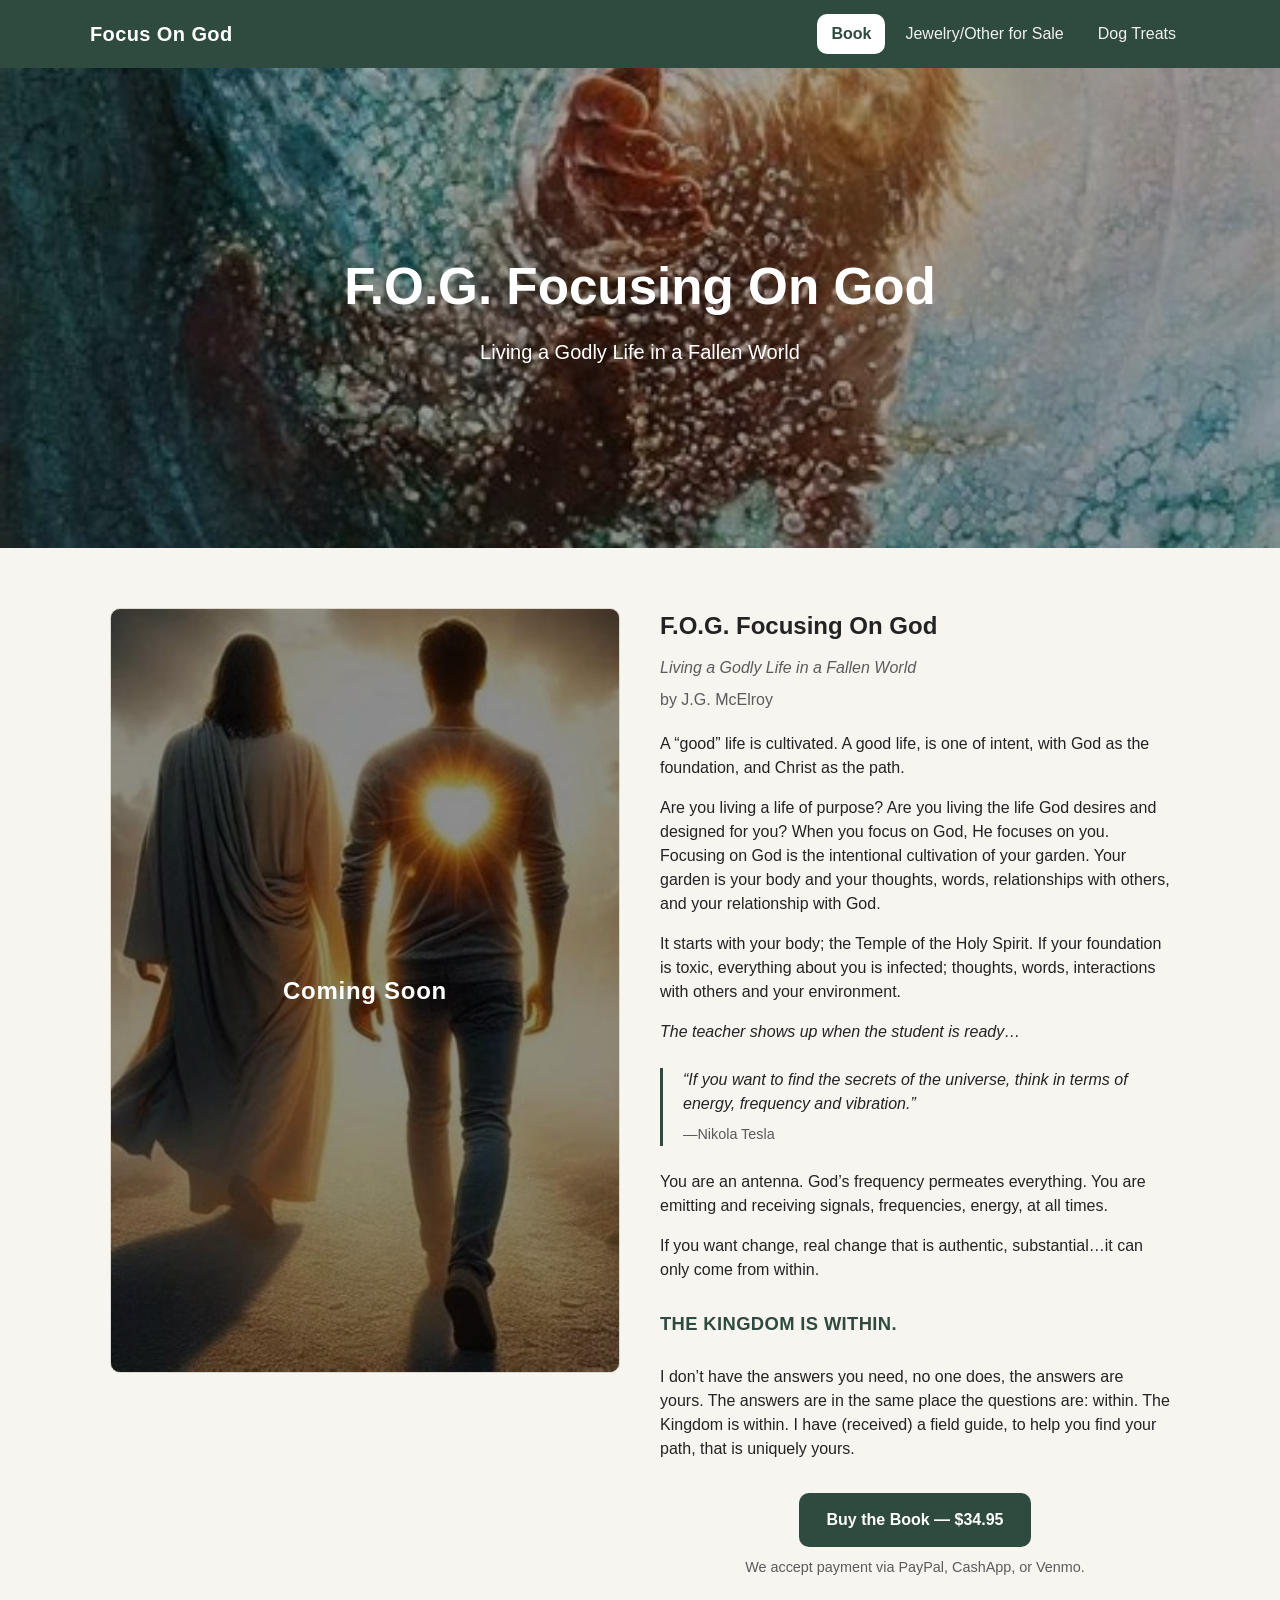
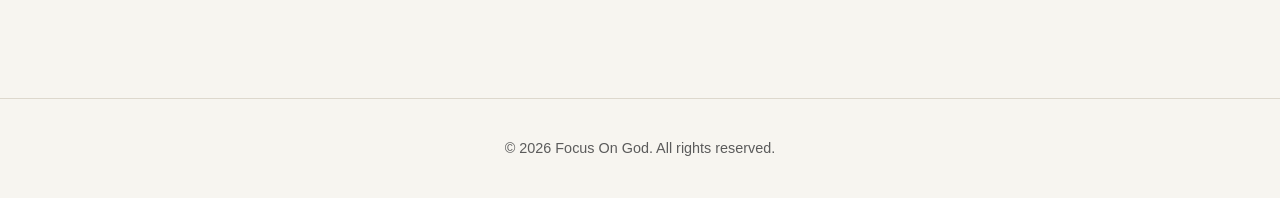
<file: index.html>
<!DOCTYPE html>
<html lang="en">
<head>
  <meta charset="UTF-8" />
  <meta name="viewport" content="width=device-width, initial-scale=1" />
  <title>F.O.G. Focusing On God — Living a Godly Life in a Fallen World</title>
  <link rel="stylesheet" href="css/styles.css" />
  <link rel="stylesheet" href="css/book.css" />
</head>
<body data-page="book">
  <div id="site-navbar"></div>

  <section class="hero--book">
    <div class="hero--book__content">
      <h1>F.O.G. Focusing On God</h1>
      <p>Living a Godly Life in a Fallen World</p>
    </div>
  </section>

  <section class="book-detail">
    <div class="book-cover">
      <span class="book-cover__badge">Coming Soon</span>
    </div>
    <div class="book-info">
      <h1>F.O.G. Focusing On God</h1>
      <p class="book-info__subtitle">Living a Godly Life in a Fallen World</p>
      <p class="byline">by J.G. McElroy</p>
      <p>
        A &ldquo;good&rdquo; life is cultivated. A good life, is one of
        intent, with God as the foundation, and Christ as the path.
      </p>

      <p>
        Are you living a life of purpose? Are you living the life God
        desires and designed for you? When you focus on God, He focuses
        on you. Focusing on God is the intentional cultivation of your
        garden. Your garden is your body and your thoughts, words,
        relationships with others, and your relationship with God.
      </p>

      <p>
        It starts with your body; the Temple of the Holy Spirit. If your
        foundation is toxic, everything about you is infected; thoughts,
        words, interactions with others and your environment.
      </p>

      <p><em>The teacher shows up when the student is ready…</em></p>

      <blockquote class="book-info__quote">
        <p>“If you want to find the secrets of the universe, think in terms of energy, frequency and vibration.”</p>
        <footer>—Nikola Tesla</footer>
      </blockquote>

      <p>
        You are an antenna. God’s frequency permeates everything. You are
        emitting and receiving signals, frequencies, energy, at all times.
      </p>

      <p>
        If you want change, real change that is authentic,
        substantial…it can only come from within.
      </p>

      <p class="book-info__callout">THE KINGDOM IS WITHIN.</p>

      <p>
        I don’t have the answers you need, no one does, the answers are
        yours. The answers are in the same place the questions are:
        within. The Kingdom is within. I have (received) a field guide,
        to help you find your path, that is uniquely yours.
      </p>

      <div class="buy-cta">
        <button
          type="button"
          class="btn btn--primary buy-button"
          data-item-title="F.O.G. Focusing On God — Living a Godly Life in a Fallen World"
          data-item-price="34.95"
          data-item-subject="New order: Book ($34.95)"
          data-item-heading="Get Your Copy"
        >
          Buy the Book — $34.95
        </button>
        <p class="buy-cta__note">We accept payment via PayPal, CashApp, or Venmo.</p>
      </div>
    </div>
  </section>

  <div id="checkout-modal" class="modal" hidden>
    <div class="modal__overlay" data-close-modal></div>
    <div class="modal__dialog" role="dialog" aria-modal="true" aria-labelledby="checkout-modal-title">
      <button type="button" class="modal__close" data-close-modal aria-label="Close">&times;</button>

      <div id="modal-step-shipping">
        <h2 id="checkout-modal-title">Shipping Details</h2>
        <p>Fill this out first so we know where to send your book, then choose how you'd like to pay.</p>

        <form id="shipping-form" class="shipping-form" action="/api/shipping-submit" method="POST">
          <input type="hidden" id="shipping-form-subject" name="_subject" value="" />
          <div class="visually-hidden-field" aria-hidden="true">
            <label for="shipping-form-gotcha">Leave this field blank</label>
            <input type="text" id="shipping-form-gotcha" name="_gotcha" tabindex="-1" autocomplete="off" />
          </div>
          <div class="shipping-form__row">
            <label for="ship-name">Full Name *</label>
            <input type="text" id="ship-name" name="name" required />
          </div>
          <div class="shipping-form__row">
            <label for="ship-email">Email (optional)</label>
            <input type="email" id="ship-email" name="email" />
          </div>
          <div class="shipping-form__row">
            <label for="ship-address1">Address Line 1 *</label>
            <input type="text" id="ship-address1" name="address_line_1" required />
          </div>
          <div class="shipping-form__row">
            <label for="ship-address2">Address Line 2</label>
            <input type="text" id="ship-address2" name="address_line_2" />
          </div>
          <div class="shipping-form__grid">
            <div class="shipping-form__row">
              <label for="ship-city">City *</label>
              <input type="text" id="ship-city" name="city" required />
            </div>
            <div class="shipping-form__row">
              <label for="ship-state">State *</label>
              <input type="text" id="ship-state" name="state" required />
            </div>
            <div class="shipping-form__row">
              <label for="ship-zip">ZIP *</label>
              <input type="text" id="ship-zip" name="zip" required />
            </div>
          </div>
          <div class="shipping-form__row">
            <label for="ship-note">Order Note (optional)</label>
            <textarea id="ship-note" name="note" rows="3"></textarea>
          </div>

          <button type="submit" class="btn btn--primary">Continue to Payment</button>
          <p class="shipping-form__status" role="status"></p>
        </form>
      </div>

      <div id="modal-step-payment" hidden>
        <h2 id="modal-payment-heading">Get Your Copy — $34.95</h2>
        <p>Choose how you'd like to pay:</p>
        <div class="checkout__buttons">
          <a id="pay-cashapp" class="btn btn--cashapp" href="#" target="_blank" rel="noopener">
            Buy with CashApp
          </a>
          <a id="pay-paypal" class="btn btn--paypal" href="#" target="_blank" rel="noopener">
            Buy with PayPal
          </a>
          <a id="pay-venmo" class="btn btn--venmo" href="#" target="_blank" rel="noopener">
            Buy with Venmo
          </a>
        </div>
        <p class="checkout__note">
          Questions or delivery details? Contact
          <a href="mailto:focusingongod4ever@yahoo.com">focusingongod4ever@yahoo.com</a>
        </p>
      </div>
    </div>
  </div>

  <div id="site-footer"></div>
  <script src="js/site-shell.js"></script>
  <script src="js/checkout-modal.js"></script>
</body>
</html>
</file>
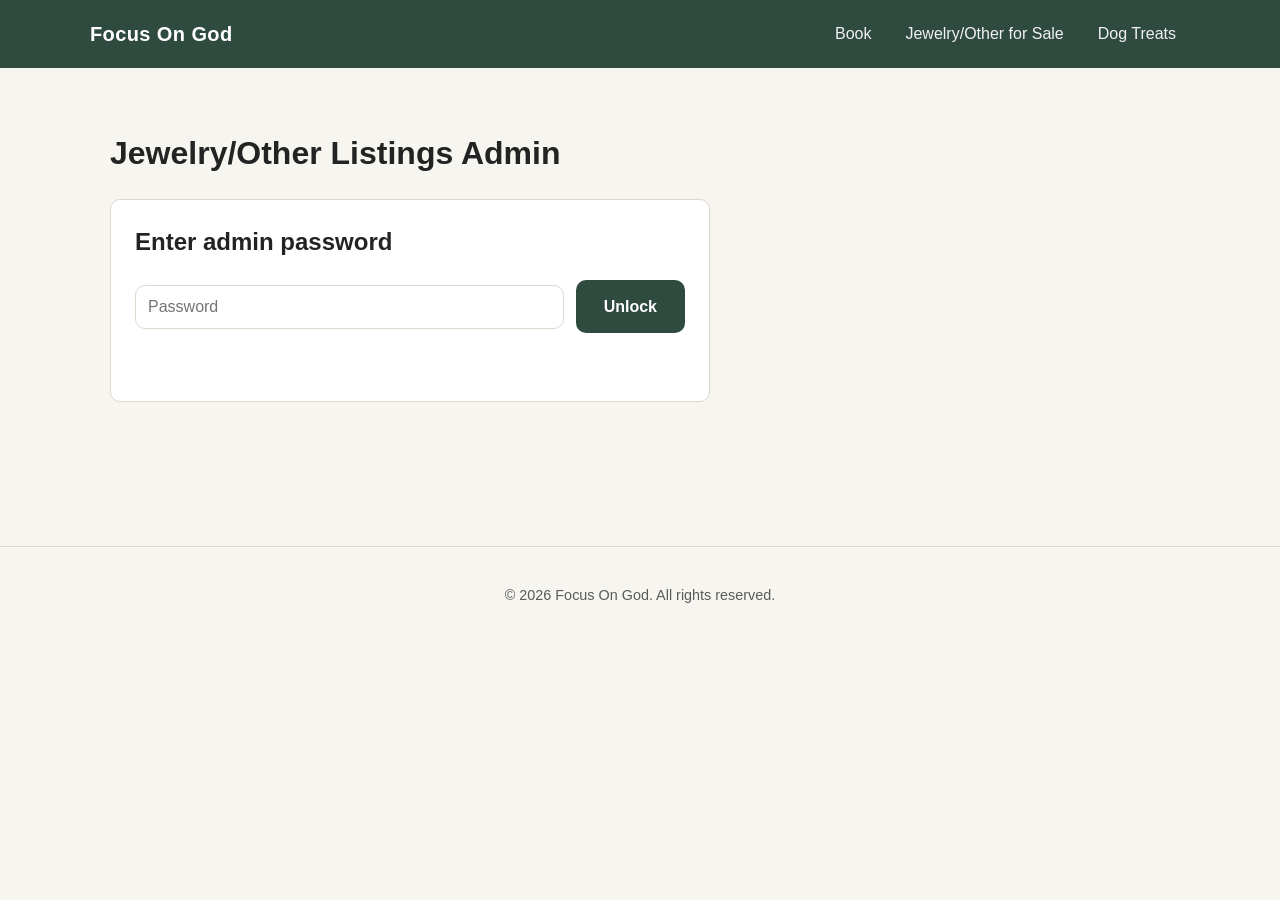
<file: admin.html>
<!DOCTYPE html>
<html lang="en">
<head>
  <meta charset="UTF-8" />
  <meta name="viewport" content="width=device-width, initial-scale=1" />
  <meta name="robots" content="noindex,nofollow" />
  <title>Jewelry Admin — Focus On God</title>
  <link rel="stylesheet" href="css/styles.css" />
  <link rel="stylesheet" href="css/admin.css" />
</head>
<body data-page="admin">
  <div id="site-navbar"></div>

  <main class="container admin-page">
    <h1>Jewelry/Other Listings Admin</h1>

    <section id="admin-lock" class="admin-card">
      <h2>Enter admin password</h2>
      <form id="admin-login-form">
        <input
          type="password"
          id="admin-password"
          placeholder="Password"
          required
          autocomplete="current-password"
        />
        <button type="submit" class="btn btn--primary">Unlock</button>
      </form>
      <p class="admin-status" id="admin-login-status" role="status"></p>
    </section>

    <section id="admin-content" hidden>
      <div class="admin-card">
        <h2 id="listing-form-heading">Add a new listing</h2>
        <form id="listing-form">
          <input type="hidden" id="listing-id" value="" />
          <div class="admin-form__row" id="listing-existing-images-row" hidden>
            <label>Current Photos &amp; Videos (click &times; to remove one)</label>
            <div id="listing-existing-images" class="admin-existing-images"></div>
          </div>
          <div class="admin-form__row">
            <label for="listing-image" id="listing-image-label">Photos and/or a video * (up to 8 photos / 1 video, 16MB max)</label>
            <input
              type="file"
              id="listing-image"
              accept="image/png, image/jpeg, image/webp, video/mp4, video/webm, video/quicktime"
              multiple
            />
          </div>
          <div class="admin-form__row">
            <label for="listing-title">Title *</label>
            <input type="text" id="listing-title" required maxlength="200" />
          </div>
          <div class="admin-form__row">
            <label for="listing-description">Description (optional)</label>
            <textarea id="listing-description" rows="3" maxlength="2000"></textarea>
          </div>
          <div class="admin-form__row">
            <label for="listing-price">Price (USD) *</label>
            <input type="number" id="listing-price" min="0" step="0.01" required />
          </div>
          <button type="submit" class="btn btn--primary" id="listing-form-submit">Add Listing</button>
          <button type="button" class="btn" id="listing-form-cancel" hidden>Cancel Edit</button>
          <p class="admin-status" id="listing-form-status" role="status"></p>
        </form>
      </div>

      <div class="admin-card">
        <h2>Current listings</h2>
        <p class="admin-status" id="listings-status" role="status"></p>
        <div id="admin-listings"></div>
      </div>
    </section>
  </main>

  <div id="site-footer"></div>
  <script src="js/site-shell.js"></script>
  <script src="js/dom-utils.js"></script>
  <script src="js/admin.js"></script>
</body>
</html>
</file>
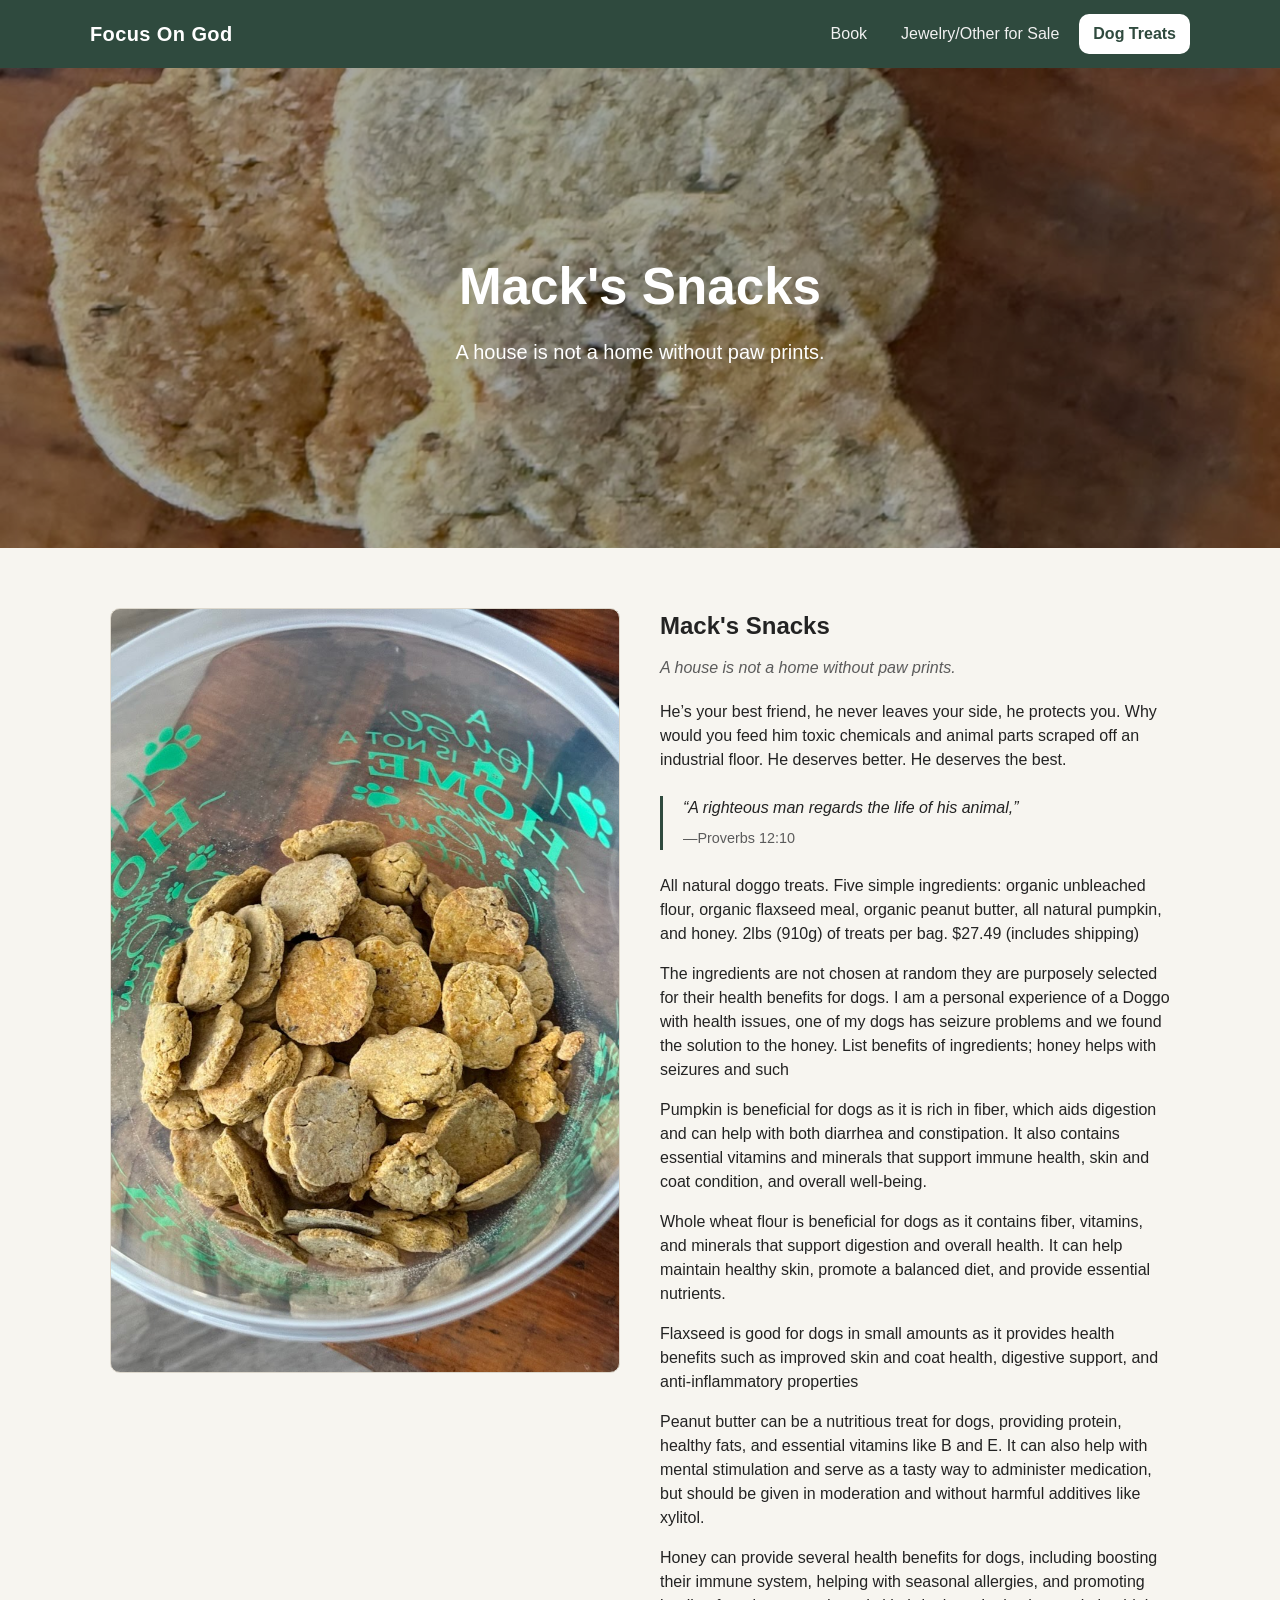
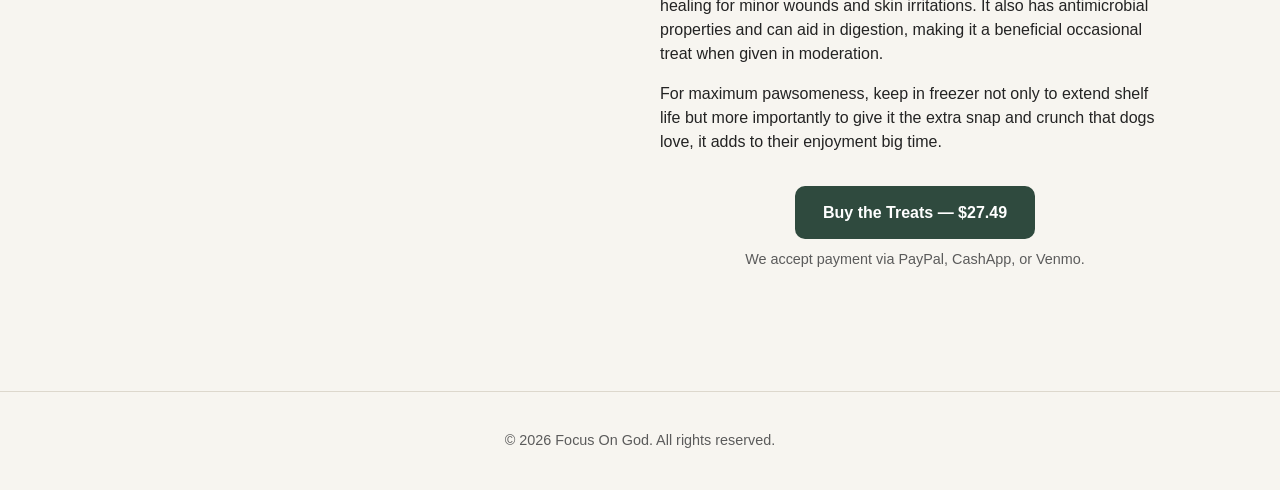
<file: dog-treats.html>
<!DOCTYPE html>
<html lang="en">
<head>
  <meta charset="UTF-8" />
  <meta name="viewport" content="width=device-width, initial-scale=1" />
  <title>Mack's Snacks — Focus On God</title>
  <link rel="stylesheet" href="css/styles.css" />
  <link rel="stylesheet" href="css/dog-treats.css" />
</head>
<body data-page="dog-treats">
  <div id="site-navbar"></div>

  <section class="hero--treats">
    <div class="hero--treats__content">
      <h1>Mack's Snacks</h1>
      <p>A house is not a home without paw prints.</p>
    </div>
  </section>

  <section class="treats-detail">
    <div class="treats-cover"></div>
    <div class="treats-info">
      <h1>Mack's Snacks</h1>
      <p class="treats-info__subtitle">A house is not a home without paw prints.</p>

      <p>
        He’s your best friend, he never leaves your side, he protects
        you. Why would you feed him toxic chemicals and animal parts
        scraped off an industrial floor. He deserves better. He deserves
        the best.
      </p>

      <blockquote class="treats-info__quote">
        <p>“A righteous man regards the life of his animal,”</p>
        <footer>—Proverbs 12:10</footer>
      </blockquote>

      <p>
        All natural doggo treats. Five simple ingredients: organic
        unbleached flour, organic flaxseed meal, organic peanut butter,
        all natural pumpkin, and honey. 2lbs (910g) of treats per bag.
        $27.49 (includes shipping)
      </p>

      <p>
        The ingredients are not chosen at random they are purposely
        selected for their health benefits for dogs. I am a personal
        experience of a Doggo with health issues, one of my dogs has
        seizure problems and we found the solution to the honey. List
        benefits of ingredients; honey helps with seizures and such
      </p>

      <p>
        Pumpkin is beneficial for dogs as it is rich in fiber, which
        aids digestion and can help with both diarrhea and constipation.
        It also contains essential vitamins and minerals that support
        immune health, skin and coat condition, and overall well-being.
      </p>

      <p>
        Whole wheat flour is beneficial for dogs as it contains fiber,
        vitamins, and minerals that support digestion and overall
        health. It can help maintain healthy skin, promote a balanced
        diet, and provide essential nutrients.
      </p>

      <p>
        Flaxseed is good for dogs in small amounts as it provides
        health benefits such as improved skin and coat health,
        digestive support, and anti-inflammatory properties
      </p>

      <p>
        Peanut butter can be a nutritious treat for dogs, providing
        protein, healthy fats, and essential vitamins like B and E. It
        can also help with mental stimulation and serve as a tasty way
        to administer medication, but should be given in moderation and
        without harmful additives like xylitol.
      </p>

      <p>
        Honey can provide several health benefits for dogs, including
        boosting their immune system, helping with seasonal allergies,
        and promoting healing for minor wounds and skin irritations. It
        also has antimicrobial properties and can aid in digestion,
        making it a beneficial occasional treat when given in
        moderation.
      </p>

      <p>
        For maximum pawsomeness, keep in freezer not only to extend
        shelf life but more importantly to give it the extra snap and
        crunch that dogs love, it adds to their enjoyment big time.
      </p>

      <div class="buy-cta">
        <button
          type="button"
          class="btn btn--primary buy-button"
          data-item-title="Mack's Snacks"
          data-item-price="27.49"
          data-item-subject="New order: Dog Treats ($27.49)"
          data-item-heading="Get Your Treats"
        >
          Buy the Treats — $27.49
        </button>
        <p class="buy-cta__note">We accept payment via PayPal, CashApp, or Venmo.</p>
      </div>
    </div>
  </section>

  <div id="checkout-modal" class="modal" hidden>
    <div class="modal__overlay" data-close-modal></div>
    <div class="modal__dialog" role="dialog" aria-modal="true" aria-labelledby="checkout-modal-title">
      <button type="button" class="modal__close" data-close-modal aria-label="Close">&times;</button>

      <div id="modal-step-shipping">
        <h2 id="checkout-modal-title">Shipping Details</h2>
        <p>Fill this out first so we know where to send your treats, then choose how you'd like to pay.</p>

        <form id="shipping-form" class="shipping-form" action="/api/shipping-submit" method="POST">
          <input type="hidden" id="shipping-form-subject" name="_subject" value="" />
          <div class="visually-hidden-field" aria-hidden="true">
            <label for="shipping-form-gotcha">Leave this field blank</label>
            <input type="text" id="shipping-form-gotcha" name="_gotcha" tabindex="-1" autocomplete="off" />
          </div>
          <div class="shipping-form__row">
            <label for="ship-name">Full Name *</label>
            <input type="text" id="ship-name" name="name" required />
          </div>
          <div class="shipping-form__row">
            <label for="ship-email">Email (optional)</label>
            <input type="email" id="ship-email" name="email" />
          </div>
          <div class="shipping-form__row">
            <label for="ship-address1">Address Line 1 *</label>
            <input type="text" id="ship-address1" name="address_line_1" required />
          </div>
          <div class="shipping-form__row">
            <label for="ship-address2">Address Line 2</label>
            <input type="text" id="ship-address2" name="address_line_2" />
          </div>
          <div class="shipping-form__grid">
            <div class="shipping-form__row">
              <label for="ship-city">City *</label>
              <input type="text" id="ship-city" name="city" required />
            </div>
            <div class="shipping-form__row">
              <label for="ship-state">State *</label>
              <input type="text" id="ship-state" name="state" required />
            </div>
            <div class="shipping-form__row">
              <label for="ship-zip">ZIP *</label>
              <input type="text" id="ship-zip" name="zip" required />
            </div>
          </div>
          <div class="shipping-form__row">
            <label for="ship-note">Order Note (optional)</label>
            <textarea id="ship-note" name="note" rows="3"></textarea>
          </div>

          <button type="submit" class="btn btn--primary">Continue to Payment</button>
          <p class="shipping-form__status" role="status"></p>
        </form>
      </div>

      <div id="modal-step-payment" hidden>
        <h2 id="modal-payment-heading">Get Your Treats — $27.49</h2>
        <p>Choose how you'd like to pay:</p>
        <div class="checkout__buttons">
          <a id="pay-cashapp" class="btn btn--cashapp" href="#" target="_blank" rel="noopener">
            Buy with CashApp
          </a>
          <a id="pay-paypal" class="btn btn--paypal" href="#" target="_blank" rel="noopener">
            Buy with PayPal
          </a>
          <a id="pay-venmo" class="btn btn--venmo" href="#" target="_blank" rel="noopener">
            Buy with Venmo
          </a>
        </div>
        <p class="checkout__note">
          Questions or delivery details? Contact
          <a href="mailto:focusingongod4ever@yahoo.com">focusingongod4ever@yahoo.com</a>
        </p>
      </div>
    </div>
  </div>

  <div id="site-footer"></div>
  <script src="js/site-shell.js"></script>
  <script src="js/checkout-modal.js"></script>
</body>
</html>
</file>
<file: css/styles.css>
/* ============================================
   Focus On God — global styles
   Shared across every page. Page-specific styles
   (like book.css) are linked in addition to this.
   ============================================ */

:root {
  --color-bg: #f7f5f0;
  --color-text: #232323;
  --color-text-light: #5b5b5b;
  --color-accent: #2f4a3e;
  --color-accent-light: #3f6350;
  --color-cashapp: #00d64f;
  --color-paypal: #003087;
  --color-venmo: #3d95ce;
  --color-border: #ddd8cd;
  --max-width: 1100px;
  --radius: 10px;
}

* {
  box-sizing: border-box;
}

html,
body {
  margin: 0;
  padding: 0;
}

body {
  font-family: "Segoe UI", Roboto, Helvetica, Arial, sans-serif;
  color: var(--color-text);
  background: var(--color-bg);
  line-height: 1.5;
}

a {
  color: var(--color-accent);
  text-decoration: none;
}

img {
  max-width: 100%;
  display: block;
}

.container {
  max-width: var(--max-width);
  margin: 0 auto;
  padding: 0 20px;
}

/* ---------- Navbar ---------- */

.navbar {
  background: var(--color-accent);
  padding: 14px 20px;
}

.navbar__inner {
  max-width: var(--max-width);
  margin: 0 auto;
  display: flex;
  align-items: center;
  justify-content: space-between;
  flex-wrap: wrap;
  gap: 10px;
}

.navbar__brand {
  color: #fff;
  font-size: 1.25rem;
  font-weight: 700;
  letter-spacing: 0.02em;
}

.navbar__links {
  display: flex;
  flex-wrap: wrap;
  gap: 6px;
  list-style: none;
  margin: 0;
  padding: 0;
}

.navbar__links a {
  display: inline-block;
  color: #f1f1f1;
  padding: 8px 14px;
  border-radius: var(--radius);
  transition: background 0.15s ease;
}

.navbar__links a:hover {
  background: var(--color-accent-light);
}

.navbar__links a.active {
  background: #fff;
  color: var(--color-accent);
  font-weight: 600;
}

/* ---------- Footer ---------- */

.site-footer {
  border-top: 1px solid var(--color-border);
  margin-top: 60px;
  padding: 24px 20px;
  text-align: center;
  color: var(--color-text-light);
  font-size: 0.9rem;
}

/* ---------- Buttons ---------- */

.btn {
  display: inline-block;
  padding: 14px 28px;
  border-radius: var(--radius);
  font-weight: 600;
  font-size: 1rem;
  min-height: 44px;
  line-height: 1.6;
  text-align: center;
}

.btn--cashapp {
  background: var(--color-cashapp);
  color: #0a2913;
}

.btn--paypal {
  background: var(--color-paypal);
  color: #fff;
}

.btn--venmo {
  background: var(--color-venmo);
  color: #fff;
}

.btn--primary {
  background: var(--color-accent);
  color: #fff;
  border: none;
  cursor: pointer;
}

.btn--primary:disabled {
  opacity: 0.6;
  cursor: default;
}

/* ---------- Buy CTA ---------- */

.buy-cta {
  margin-top: 32px;
  text-align: center;
}

.buy-cta__note {
  margin: 10px 0 0;
  font-size: 0.9rem;
  color: var(--color-text-light);
}

/* ---------- Checkout modal ---------- */
/* Shared convention: any section selling a physical item (book now;
   jewelry/dog treats later) can reuse this same "Buy" button + modal
   + hide/reveal pattern for collecting a shipping address before
   checkout. */

.modal {
  position: fixed;
  inset: 0;
  z-index: 100;
  display: flex;
  align-items: center;
  justify-content: center;
  padding: 20px;
}

.modal[hidden] {
  display: none;
}

.modal__overlay {
  position: absolute;
  inset: 0;
  background: rgba(0, 0, 0, 0.5);
}

.modal__dialog {
  position: relative;
  background: #fff;
  border-radius: var(--radius);
  max-width: 500px;
  width: 100%;
  max-height: 90vh;
  overflow-y: auto;
  padding: 32px 24px;
  z-index: 1;
}

.modal__dialog h2 {
  margin-top: 0;
}

.modal__close {
  position: absolute;
  top: 12px;
  right: 12px;
  width: 36px;
  height: 36px;
  min-height: 0;
  border: none;
  background: transparent;
  font-size: 1.5rem;
  line-height: 1;
  cursor: pointer;
  color: var(--color-text-light);
}

.modal__close:hover {
  color: var(--color-text);
}

.shipping-form {
  margin-top: 20px;
  text-align: left;
}

.shipping-form__row {
  margin-bottom: 16px;
}

.shipping-form__grid {
  display: grid;
  grid-template-columns: 1fr 1fr 1fr;
  gap: 16px;
}

@media (max-width: 500px) {
  .shipping-form__grid {
    grid-template-columns: 1fr;
  }
}

.shipping-form label {
  display: block;
  font-weight: 600;
  margin-bottom: 6px;
  font-size: 0.9rem;
}

.shipping-form input,
.shipping-form textarea {
  width: 100%;
  padding: 10px 12px;
  border: 1px solid var(--color-border);
  border-radius: var(--radius);
  font-size: 1rem;
  font-family: inherit;
  min-height: 44px;
}

.shipping-form textarea {
  min-height: 80px;
  resize: vertical;
}

.shipping-form__status {
  margin-top: 12px;
  font-size: 0.9rem;
  min-height: 1.2em;
}

.shipping-form__status--success {
  color: var(--color-accent);
  font-weight: 600;
}

.shipping-form__status--error {
  color: #b00020;
  font-weight: 600;
}

/* Honeypot field for the shipping form's Formspree submission (see
   README.md's "Spam prevention" section): invisible and unreachable by
   keyboard/AT for real visitors, but a plain <input> a simple bot will
   still find and fill in. Deliberately not display:none — some bots
   skip those. Formspree recognizes a field named _gotcha and silently
   discards any submission where it's filled in. */
.visually-hidden-field {
  position: absolute;
  width: 1px;
  height: 1px;
  overflow: hidden;
  clip: rect(0, 0, 0, 0);
  white-space: nowrap;
}

.checkout__buttons {
  display: flex;
  justify-content: center;
  gap: 16px;
  flex-wrap: wrap;
  margin: 24px 0;
}

@media (max-width: 480px) {
  .checkout__buttons {
    flex-direction: column;
    align-items: stretch;
  }
}

.checkout__note {
  color: var(--color-text-light);
  font-size: 0.9rem;
  max-width: 480px;
  margin: 0 auto;
}

/* ---------- Listings grid (eBay-synced pages) ---------- */
/* Shared convention: any section listing items pulled from an external
   source (eBay for jewelry/other now) can reuse this same grid/card
   pattern plus the "last updated" + empty-state fallback styling. */

.listings-page h1 {
  margin-bottom: 8px;
}

.listings-page {
  padding-top: 40px;
  padding-bottom: 60px;
}

.listings-updated {
  color: var(--color-text-light);
  font-size: 0.85rem;
  margin: 0 0 24px;
}

.listings-grid {
  display: grid;
  grid-template-columns: repeat(auto-fill, minmax(220px, 1fr));
  gap: 24px;
}

.listing-card {
  border: 1px solid var(--color-border);
  border-radius: var(--radius);
  background: #fff;
  overflow: hidden;
  display: flex;
  flex-direction: column;
}

.listing-card__carousel {
  position: relative;
}

.listing-card__image {
  aspect-ratio: 1 / 1;
  background: linear-gradient(160deg, #cfc7b3, #efe9db) center/cover no-repeat;
  cursor: pointer;
}

.listing-card__image:focus-visible {
  outline: 3px solid var(--color-accent);
  outline-offset: -3px;
}

.listing-card__video-wrap {
  position: relative;
  aspect-ratio: 1 / 1;
  background: #000;
  cursor: pointer;
}

.listing-card__video-wrap:focus-visible {
  outline: 3px solid var(--color-accent);
  outline-offset: -3px;
}

.listing-card__video-el {
  width: 100%;
  height: 100%;
  object-fit: cover;
  display: block;
  pointer-events: none;
}

.listing-card__play-icon {
  position: absolute;
  top: 50%;
  left: 50%;
  transform: translate(-50%, -50%);
  width: 48px;
  height: 48px;
  border-radius: 50%;
  background: rgba(0, 0, 0, 0.5);
  color: #fff;
  display: flex;
  align-items: center;
  justify-content: center;
  font-size: 1.1rem;
  padding-left: 3px;
}

.listing-card__arrow {
  position: absolute;
  top: 50%;
  transform: translateY(-50%);
  width: 32px;
  height: 32px;
  border: none;
  border-radius: 50%;
  background: rgba(0, 0, 0, 0.45);
  color: #fff;
  font-size: 0.9rem;
  line-height: 1;
  cursor: pointer;
  display: flex;
  align-items: center;
  justify-content: center;
}

.listing-card__arrow:hover {
  background: rgba(0, 0, 0, 0.65);
}

.listing-card__arrow--prev {
  left: 8px;
}

.listing-card__arrow--next {
  right: 8px;
}

.listing-card__counter {
  position: absolute;
  bottom: 8px;
  right: 8px;
  margin: 0;
  background: rgba(0, 0, 0, 0.55);
  color: #fff;
  font-size: 0.75rem;
  font-weight: 600;
  padding: 2px 8px;
  border-radius: 999px;
}

.listing-card__body {
  padding: 16px;
  display: flex;
  flex-direction: column;
  gap: 8px;
  flex-grow: 1;
}

.listing-card__body h3 {
  margin: 0;
  font-size: 1rem;
}

.listing-card__price {
  margin: 0;
  font-weight: 600;
  color: var(--color-accent);
}

.listing-card__body .btn {
  margin-top: auto;
  align-self: flex-start;
}

.listings-loading,
.listings-empty {
  color: var(--color-text-light);
  grid-column: 1 / -1;
}

/* ---------- Lightbox (full-size image viewer, jewelry page) ---------- */

.lightbox {
  position: fixed;
  inset: 0;
  z-index: 200;
  display: flex;
  align-items: center;
  justify-content: center;
  padding: 20px;
}

.lightbox[hidden] {
  display: none;
}

.lightbox__overlay {
  position: absolute;
  inset: 0;
  background: rgba(0, 0, 0, 0.85);
}

.lightbox__content {
  position: relative;
  z-index: 1;
  max-width: 100%;
  max-height: 100%;
  display: flex;
  align-items: center;
  justify-content: center;
}

.lightbox__image {
  max-width: 90vw;
  max-height: 85vh;
  border-radius: var(--radius);
  display: block;
}

.lightbox__image[hidden] {
  display: none;
}

.lightbox__video {
  max-width: 90vw;
  max-height: 85vh;
  min-width: min(90vw, 480px);
  min-height: 270px;
  border-radius: var(--radius);
  display: block;
  background: #000;
}

.lightbox__video[hidden] {
  display: none;
}

.lightbox__close {
  position: absolute;
  top: -44px;
  right: 0;
  width: 36px;
  height: 36px;
  border: none;
  background: transparent;
  color: #fff;
  font-size: 1.8rem;
  line-height: 1;
  cursor: pointer;
  z-index: 2;
}

.lightbox__arrow {
  position: absolute;
  top: 50%;
  transform: translateY(-50%);
  z-index: 2;
  width: 44px;
  height: 44px;
  border: none;
  border-radius: 50%;
  background: rgba(255, 255, 255, 0.15);
  color: #fff;
  font-size: 1.1rem;
  cursor: pointer;
  display: flex;
  align-items: center;
  justify-content: center;
}

.lightbox__arrow:hover {
  background: rgba(255, 255, 255, 0.3);
}

.lightbox__arrow[hidden] {
  display: none;
}

.lightbox__arrow--prev {
  left: -8px;
}

.lightbox__arrow--next {
  right: -8px;
}

@media (max-width: 600px) {
  .lightbox__arrow--prev {
    left: 4px;
  }
  .lightbox__arrow--next {
    right: 4px;
  }
}

.lightbox__counter {
  position: absolute;
  bottom: -36px;
  left: 50%;
  transform: translateX(-50%);
  margin: 0;
  color: #fff;
  font-size: 0.85rem;
}

/* ---------- Stub / "coming soon" pages ---------- */
/* Reusable convention for any section that's either not built yet or
   has been taken down: a simple centered heading + message, no page-
   specific markup needed beyond <main class="stub-page">. */

.stub-page {
  padding: 90px 20px;
  text-align: center;
}

.stub-page h1 {
  font-size: clamp(1.8rem, 5vw, 2.6rem);
  margin-bottom: 10px;
}

.stub-page p {
  color: var(--color-text-light);
  max-width: 480px;
  margin: 0 auto;
}

/*
  Background image convention for every section (for future sessions):
  images/<section>/hero-bg.jpg  — hero background photo
  images/<section>/cover.jpg    — a featured product/detail photo (if applicable)
  Drop a correctly-named file into the matching images/<section>/ folder
  and it appears automatically — no CSS changes needed.
*/
</file>
<file: css/book.css>
/* ============================================
   Book page — hero, cover, and checkout styling.
   Linked only from index.html (the book page, which is the site's
   landing page).
   ============================================ */

.hero--book {
  background:
    url("../images/book/hero-bg.jpg") center/cover no-repeat,
    linear-gradient(135deg, #1e2a38, #3a4a5c);
  min-height: min(60vh, 480px);
  display: flex;
  align-items: center;
  justify-content: center;
  text-align: center;
  color: #fff;
  position: relative;
  padding: 20px;
}

.hero--book::before {
  content: "";
  position: absolute;
  inset: 0;
  background: rgba(0, 0, 0, 0.35);
}

.hero--book__content {
  position: relative;
  z-index: 1;
  max-width: 700px;
}

.hero--book__content h1 {
  font-size: clamp(2rem, 5vw, 3.2rem);
  margin: 0 0 12px;
}

.hero--book__content p {
  font-size: clamp(1rem, 2.5vw, 1.25rem);
  margin: 0;
}

.book-detail {
  max-width: var(--max-width);
  margin: 0 auto;
  padding: 60px 20px;
  display: grid;
  grid-template-columns: 1fr 1fr;
  gap: 40px;
  align-items: start;
}

@media (max-width: 700px) {
  .book-detail {
    grid-template-columns: 1fr;
  }
}

.book-cover {
  background:
    url("../images/book/cover.jpg") center/cover no-repeat,
    linear-gradient(160deg, #cfc7b3, #efe9db);
  aspect-ratio: 2 / 3;
  border-radius: var(--radius);
  border: 1px solid var(--color-border);
  position: relative;
  overflow: hidden;
  display: flex;
  align-items: center;
  justify-content: center;
}

.book-cover__badge {
  position: absolute;
  inset: 0;
  display: flex;
  align-items: center;
  justify-content: center;
  background: rgba(0, 0, 0, 0.45);
  color: #fff;
  font-weight: 700;
  font-size: 1.5rem;
  letter-spacing: 0.03em;
  text-align: center;
}

.book-info h1 {
  margin-top: 0;
}

.book-info__subtitle {
  font-style: italic;
  color: var(--color-text-light);
  margin-top: -8px;
  margin-bottom: 8px;
}

.book-info .byline {
  color: var(--color-text-light);
  margin-top: 0;
  margin-bottom: 20px;
}

.book-info__quote {
  margin: 24px 0;
  padding-left: 20px;
  border-left: 3px solid var(--color-accent);
  font-style: italic;
}

.book-info__quote p {
  margin: 0;
}

.book-info__quote footer {
  margin-top: 8px;
  font-style: normal;
  font-size: 0.9rem;
  color: var(--color-text-light);
}

.book-info__callout {
  font-weight: 700;
  font-size: 1.15rem;
  letter-spacing: 0.02em;
  color: var(--color-accent);
  margin: 28px 0;
}
</file>
<file: css/admin.css>
/* ============================================
   Admin console styling. Linked only from admin.html.
   ============================================ */

.admin-page {
  padding-top: 40px;
  padding-bottom: 60px;
}

.admin-card {
  background: #fff;
  border: 1px solid var(--color-border);
  border-radius: var(--radius);
  padding: 24px;
  margin-bottom: 24px;
  max-width: 600px;
}

.admin-card h2 {
  margin-top: 0;
}

.admin-form__row {
  margin-bottom: 16px;
}

.admin-form__row label {
  display: block;
  font-weight: 600;
  margin-bottom: 6px;
  font-size: 0.9rem;
}

.admin-form__row input,
.admin-form__row textarea {
  width: 100%;
  padding: 10px 12px;
  border: 1px solid var(--color-border);
  border-radius: var(--radius);
  font-size: 1rem;
  font-family: inherit;
  min-height: 44px;
}

.admin-form__row textarea {
  min-height: 80px;
  resize: vertical;
}

#admin-login-form {
  display: flex;
  gap: 12px;
  flex-wrap: wrap;
  align-items: center;
}

#admin-login-form input {
  flex: 1;
  min-width: 200px;
  padding: 10px 12px;
  border: 1px solid var(--color-border);
  border-radius: var(--radius);
  font-size: 1rem;
  min-height: 44px;
}

.admin-status {
  margin-top: 12px;
  font-size: 0.9rem;
  color: var(--color-text-light);
  min-height: 1.2em;
}

.admin-listing {
  display: flex;
  gap: 16px;
  padding: 16px 0;
  border-bottom: 1px solid var(--color-border);
}

.admin-listing:last-child {
  border-bottom: none;
}

.admin-listing__image {
  position: relative;
  width: 90px;
  height: 90px;
  flex-shrink: 0;
  border-radius: var(--radius);
  background: linear-gradient(160deg, #cfc7b3, #efe9db) center/cover no-repeat;
}

.admin-listing__image-count {
  position: absolute;
  bottom: 4px;
  right: 4px;
  background: rgba(0, 0, 0, 0.65);
  color: #fff;
  font-size: 0.75rem;
  font-weight: 600;
  padding: 2px 6px;
  border-radius: 999px;
}

.admin-listing__video-count {
  position: absolute;
  bottom: 4px;
  left: 4px;
  background: rgba(0, 0, 0, 0.65);
  color: #fff;
  font-size: 0.75rem;
  font-weight: 600;
  padding: 2px 6px;
  border-radius: 999px;
}

.admin-listing__body {
  flex-grow: 1;
}

.admin-listing__body h3 {
  margin: 0 0 4px;
}

.admin-listing__price {
  font-weight: 600;
  color: var(--color-accent);
  margin: 0 0 8px;
}

.admin-listing__actions {
  display: flex;
  gap: 10px;
}

.admin-listing__edit {
  background: var(--color-accent);
  color: #fff;
  border: none;
  padding: 8px 16px;
  border-radius: var(--radius);
  cursor: pointer;
  font-weight: 600;
  min-height: 44px;
}

.admin-listing__delete {
  background: #b00020;
  color: #fff;
  border: none;
  padding: 8px 16px;
  border-radius: var(--radius);
  cursor: pointer;
  font-weight: 600;
  min-height: 44px;
}

.admin-listing__edit:disabled,
.admin-listing__delete:disabled {
  opacity: 0.6;
  cursor: default;
}

.admin-empty {
  color: var(--color-text-light);
}

.admin-existing-images {
  display: flex;
  flex-wrap: wrap;
  gap: 10px;
}

.admin-existing-image {
  position: relative;
  width: 70px;
  height: 70px;
}

.admin-existing-image__thumb {
  width: 100%;
  height: 100%;
  border-radius: var(--radius);
  background: linear-gradient(160deg, #cfc7b3, #efe9db) center/cover no-repeat;
}

.admin-existing-image__video {
  object-fit: cover;
  background: #000;
}

.admin-existing-image__remove {
  position: absolute;
  top: -8px;
  right: -8px;
  width: 24px;
  height: 24px;
  border-radius: 50%;
  border: none;
  background: #b00020;
  color: #fff;
  font-size: 1rem;
  line-height: 1;
  cursor: pointer;
  display: flex;
  align-items: center;
  justify-content: center;
}
</file>
<file: css/dog-treats.css>
/* ============================================
   Dog Treats page — hero, cover, and checkout styling.
   Linked only from dog-treats.html. Mirrors css/book.css's
   pattern with its own class names (kept separate rather than
   shared, so nothing here can regress the book page).
   ============================================ */

.hero--treats {
  background:
    url("../images/dog-treats/hero-bg.jpg") center/cover no-repeat,
    url("../images/dog-treats/placeholder.svg") center/cover no-repeat;
  min-height: min(60vh, 480px);
  display: flex;
  align-items: center;
  justify-content: center;
  text-align: center;
  color: #fff;
  position: relative;
  padding: 20px;
}

.hero--treats::before {
  content: "";
  position: absolute;
  inset: 0;
  background: rgba(0, 0, 0, 0.35);
}

.hero--treats__content {
  position: relative;
  z-index: 1;
  max-width: 700px;
}

.hero--treats__content h1 {
  font-size: clamp(2rem, 5vw, 3.2rem);
  margin: 0 0 12px;
}

.hero--treats__content p {
  font-size: clamp(1rem, 2.5vw, 1.25rem);
  margin: 0;
}

.treats-detail {
  max-width: var(--max-width);
  margin: 0 auto;
  padding: 60px 20px;
  display: grid;
  grid-template-columns: 1fr 1fr;
  gap: 40px;
  align-items: start;
}

@media (max-width: 700px) {
  .treats-detail {
    grid-template-columns: 1fr;
  }
}

.treats-cover {
  background:
    url("../images/dog-treats/cover.jpg") center/cover no-repeat,
    url("../images/dog-treats/placeholder.svg") center/cover no-repeat;
  aspect-ratio: 2 / 3;
  border-radius: var(--radius);
  border: 1px solid var(--color-border);
}

.treats-info h1 {
  margin-top: 0;
}

.treats-info__subtitle {
  font-style: italic;
  color: var(--color-text-light);
  margin-top: -8px;
  margin-bottom: 20px;
}

.treats-info__quote {
  margin: 24px 0;
  padding-left: 20px;
  border-left: 3px solid var(--color-accent);
  font-style: italic;
}

.treats-info__quote p {
  margin: 0;
}

.treats-info__quote footer {
  margin-top: 8px;
  font-style: normal;
  font-size: 0.9rem;
  color: var(--color-text-light);
}
</file>
